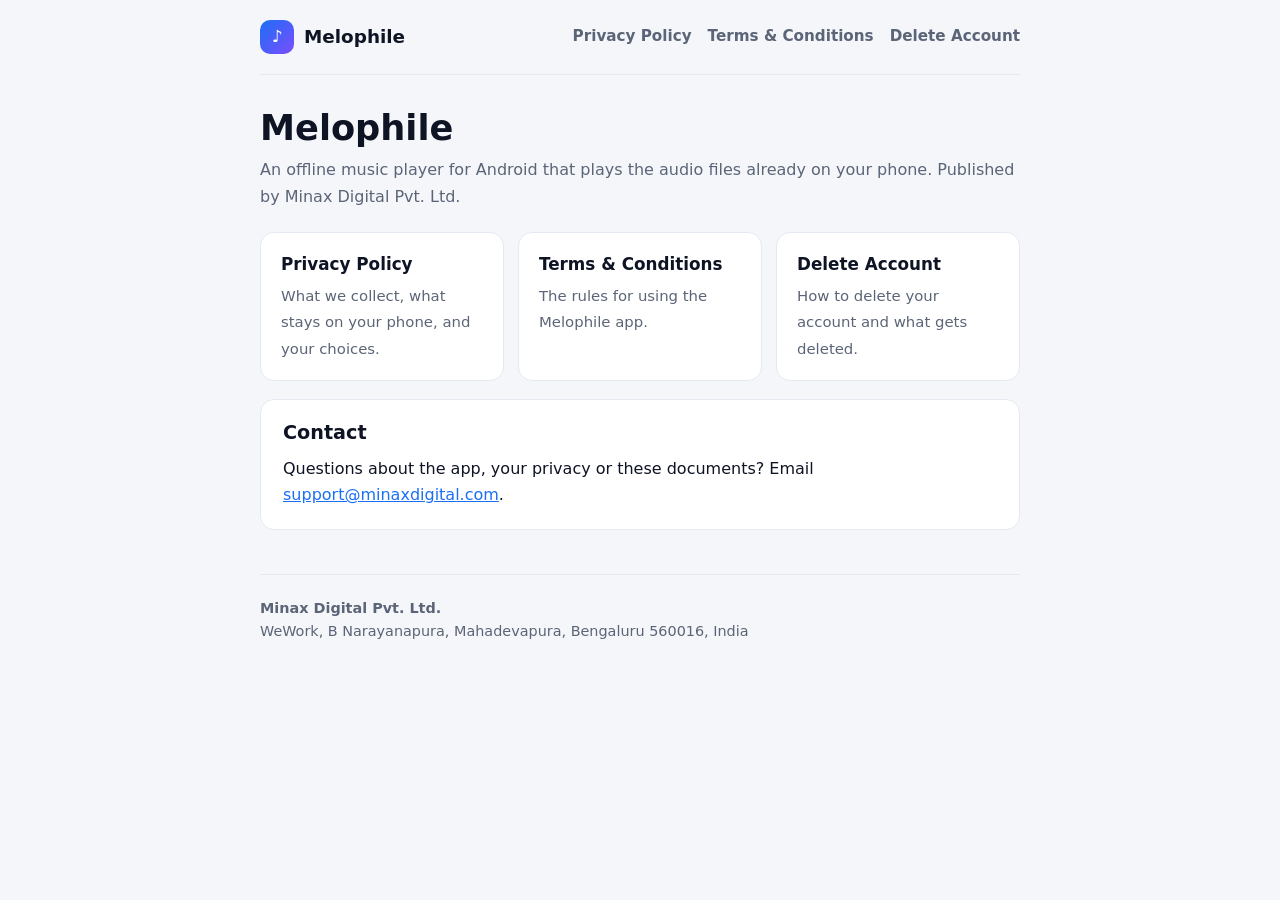
<file: index.html>
<!doctype html>
<html lang="en">
<head>
<meta charset="utf-8">
<meta name="viewport" content="width=device-width, initial-scale=1">
<title>Melophile · Legal</title>
<meta name="description" content="Privacy policy, terms and conditions, and account deletion for the Melophile music player by Minax Digital Pvt. Ltd.">
<link rel="stylesheet" href="styles.css">
</head>
<body>
<div class="wrap">
  <header class="site-header">
    <a class="brand" href="index.html"><span class="logo" aria-hidden="true">♪</span>Melophile</a>
    <nav aria-label="Legal pages">
      <a href="privacy-policy.html">Privacy Policy</a>
      <a href="terms-and-conditions.html">Terms &amp; Conditions</a>
      <a href="delete-account.html">Delete Account</a>
    </nav>
  </header>

  <main>
    <h1>Melophile</h1>
    <p class="lead">An offline music player for Android that plays the audio files already on your phone. Published by Minax Digital Pvt. Ltd.</p>

    <div class="links">
      <a class="link-card" href="privacy-policy.html">
        <strong>Privacy Policy</strong>
        <span>What we collect, what stays on your phone, and your choices.</span>
      </a>
      <a class="link-card" href="terms-and-conditions.html">
        <strong>Terms &amp; Conditions</strong>
        <span>The rules for using the Melophile app.</span>
      </a>
      <a class="link-card" href="delete-account.html">
        <strong>Delete Account</strong>
        <span>How to delete your account and what gets deleted.</span>
      </a>
    </div>

    <section class="card">
      <h2>Contact</h2>
      <p>Questions about the app, your privacy or these documents? Email <a href="mailto:support@minaxdigital.com">support@minaxdigital.com</a>.</p>
    </section>
  </main>

  <footer class="site-footer">
    <strong>Minax Digital Pvt. Ltd.</strong><br>
    WeWork, B Narayanapura, Mahadevapura, Bengaluru 560016, India
  </footer>
</div>
</body>
</html>
</file>
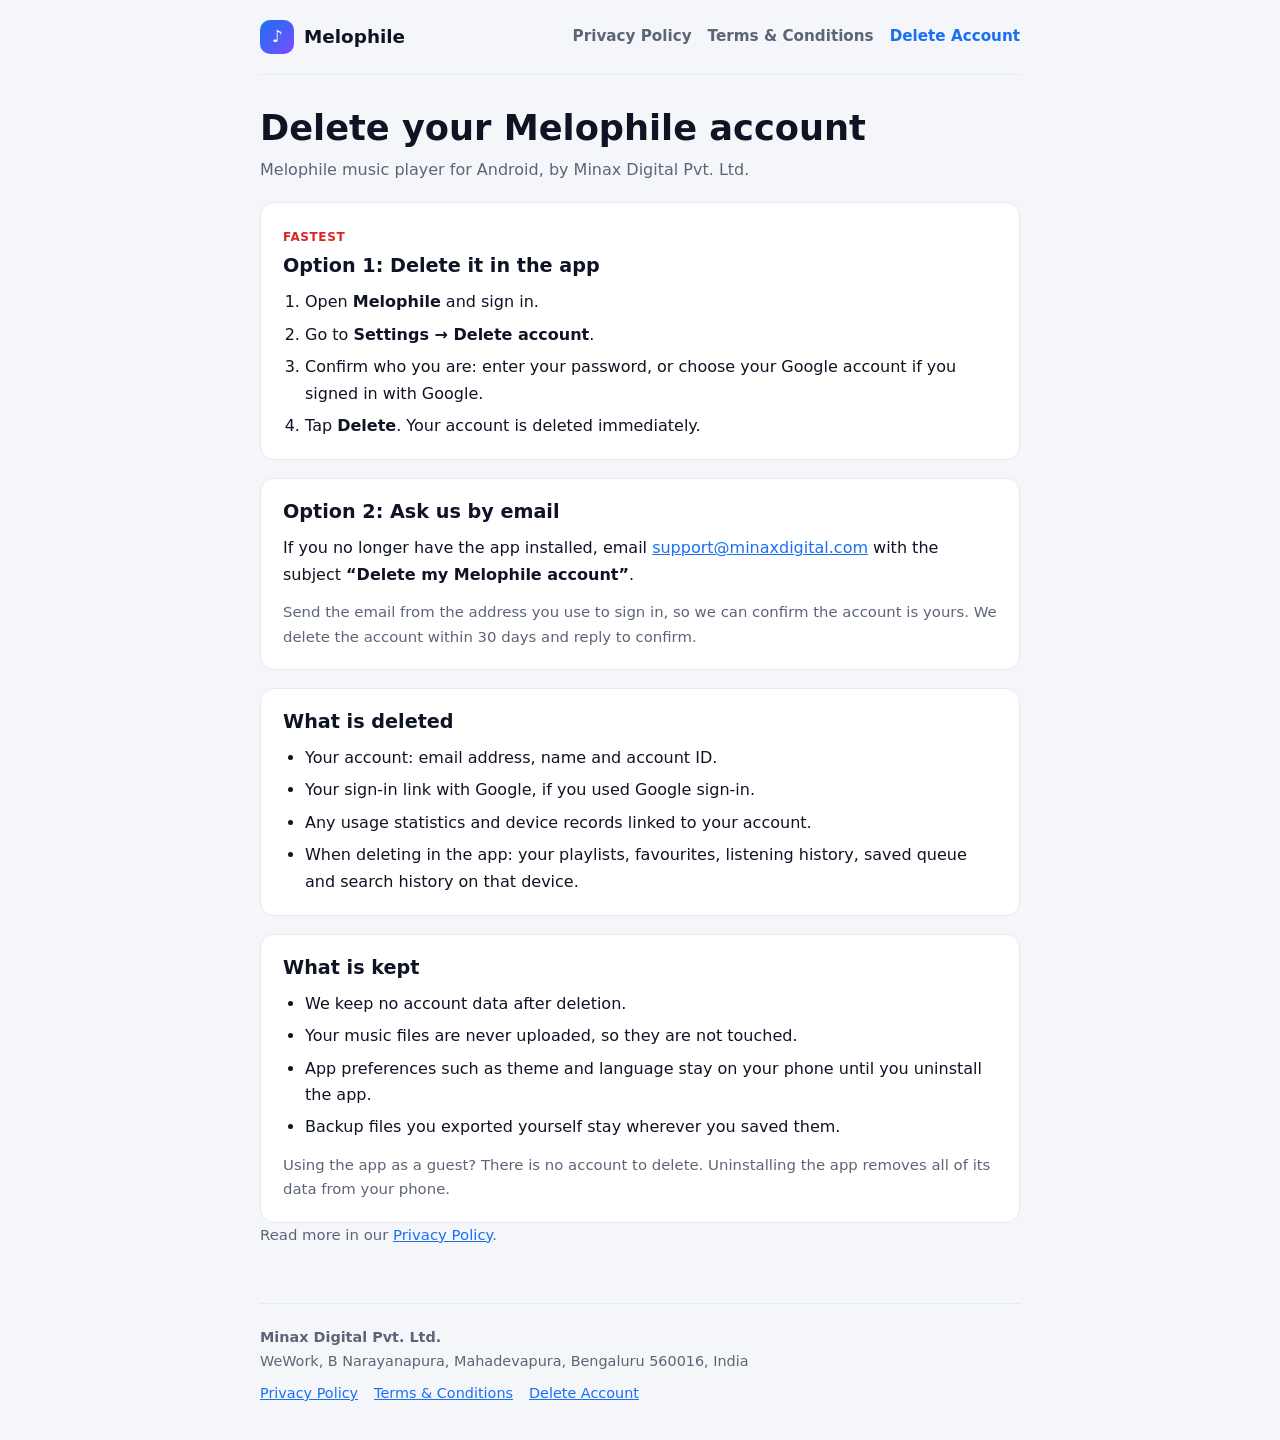
<file: delete-account.html>
<!doctype html>
<html lang="en">
<head>
<meta charset="utf-8">
<meta name="viewport" content="width=device-width, initial-scale=1">
<title>Delete your Melophile account</title>
<meta name="description" content="How to delete your Melophile account and what data is deleted.">
<link rel="stylesheet" href="styles.css">
</head>
<body>
<div class="wrap">
  <header class="site-header">
    <a class="brand" href="index.html"><span class="logo" aria-hidden="true">♪</span>Melophile</a>
    <nav aria-label="Legal pages">
      <a href="privacy-policy.html">Privacy Policy</a>
      <a href="terms-and-conditions.html">Terms &amp; Conditions</a>
      <a href="delete-account.html" aria-current="page">Delete Account</a>
    </nav>
  </header>

  <main>
    <h1>Delete your Melophile account</h1>
    <p class="lead">Melophile music player for Android, by Minax Digital Pvt. Ltd.</p>

    <section class="card">
      <span class="tag">Fastest</span>
      <h2>Option 1: Delete it in the app</h2>
      <ol>
        <li>Open <strong>Melophile</strong> and sign in.</li>
        <li>Go to <strong>Settings → Delete account</strong>.</li>
        <li>Confirm who you are: enter your password, or choose your Google account if you signed in with Google.</li>
        <li>Tap <strong>Delete</strong>. Your account is deleted immediately.</li>
      </ol>
    </section>

    <section class="card">
      <h2>Option 2: Ask us by email</h2>
      <p>If you no longer have the app installed, email
        <a href="mailto:support@minaxdigital.com?subject=Delete%20my%20Melophile%20account">support@minaxdigital.com</a>
        with the subject <strong>“Delete my Melophile account”</strong>.</p>
      <p class="note">Send the email from the address you use to sign in, so we can confirm the account is yours. We delete the account within 30 days and reply to confirm.</p>
    </section>

    <section class="card">
      <h2>What is deleted</h2>
      <ul>
        <li>Your account: email address, name and account ID.</li>
        <li>Your sign-in link with Google, if you used Google sign-in.</li>
        <li>Any usage statistics and device records linked to your account.</li>
        <li>When deleting in the app: your playlists, favourites, listening history, saved queue and search history on that device.</li>
      </ul>
    </section>

    <section class="card">
      <h2>What is kept</h2>
      <ul>
        <li>We keep no account data after deletion.</li>
        <li>Your music files are never uploaded, so they are not touched.</li>
        <li>App preferences such as theme and language stay on your phone until you uninstall the app.</li>
        <li>Backup files you exported yourself stay wherever you saved them.</li>
      </ul>
      <p class="note">Using the app as a guest? There is no account to delete. Uninstalling the app removes all of its data from your phone.</p>
    </section>

    <p class="note">Read more in our <a href="privacy-policy.html">Privacy Policy</a>.</p>
  </main>

  <footer class="site-footer">
    <strong>Minax Digital Pvt. Ltd.</strong><br>
    WeWork, B Narayanapura, Mahadevapura, Bengaluru 560016, India
    <nav aria-label="Footer">
      <a href="privacy-policy.html">Privacy Policy</a>
      <a href="terms-and-conditions.html">Terms &amp; Conditions</a>
      <a href="delete-account.html">Delete Account</a>
    </nav>
  </footer>
</div>
</body>
</html>
</file>
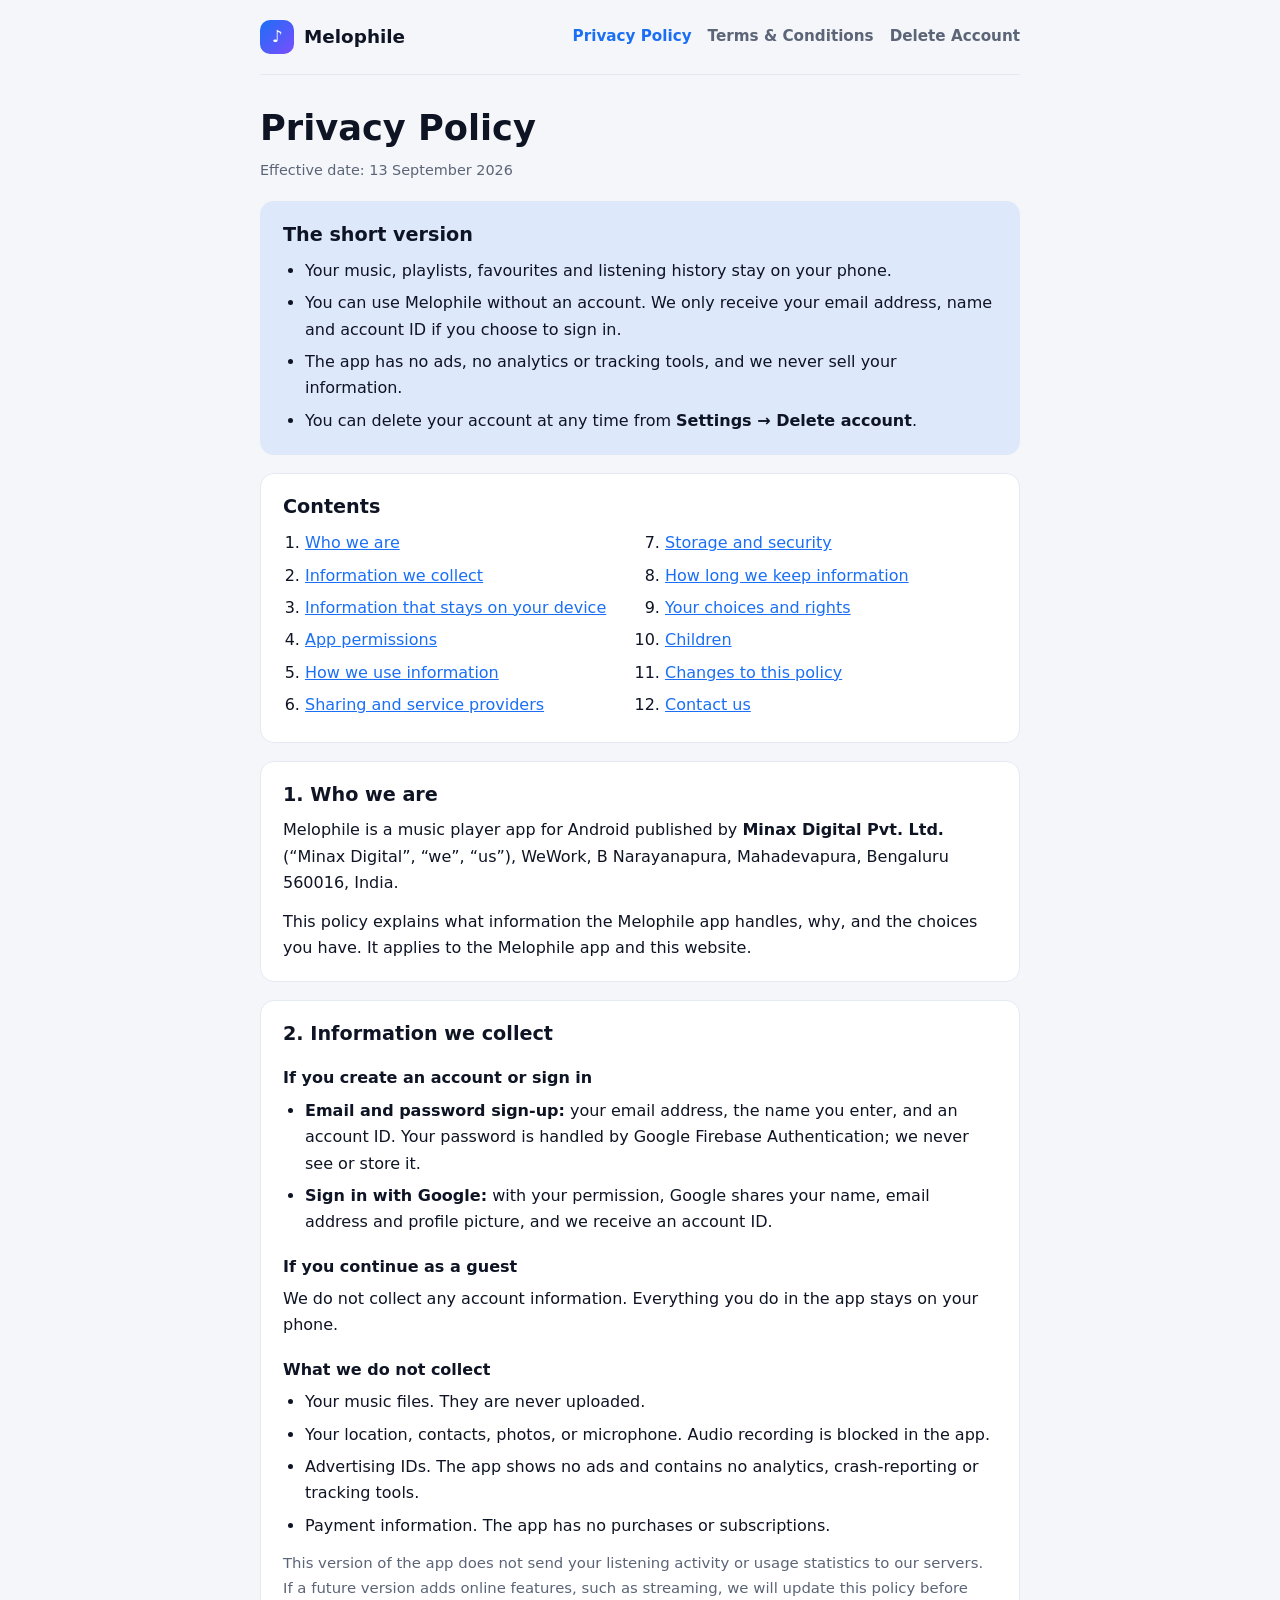
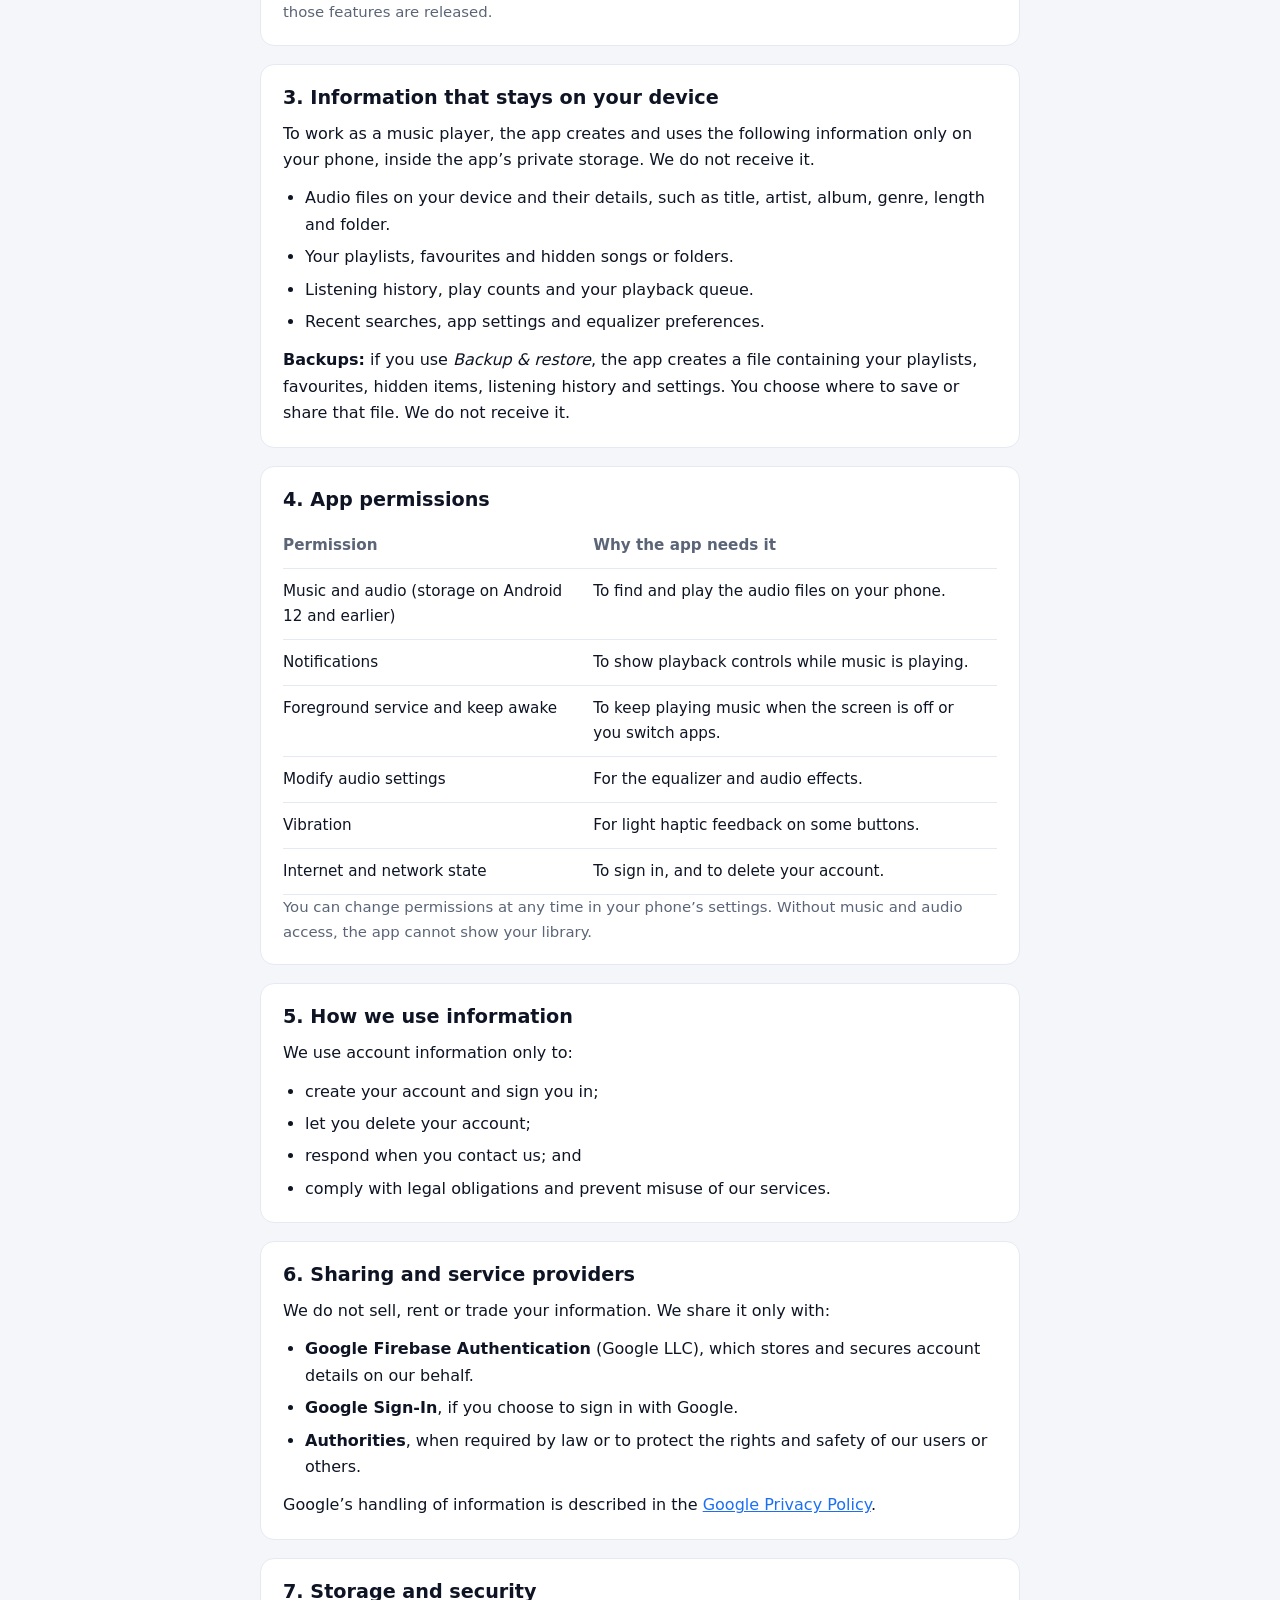
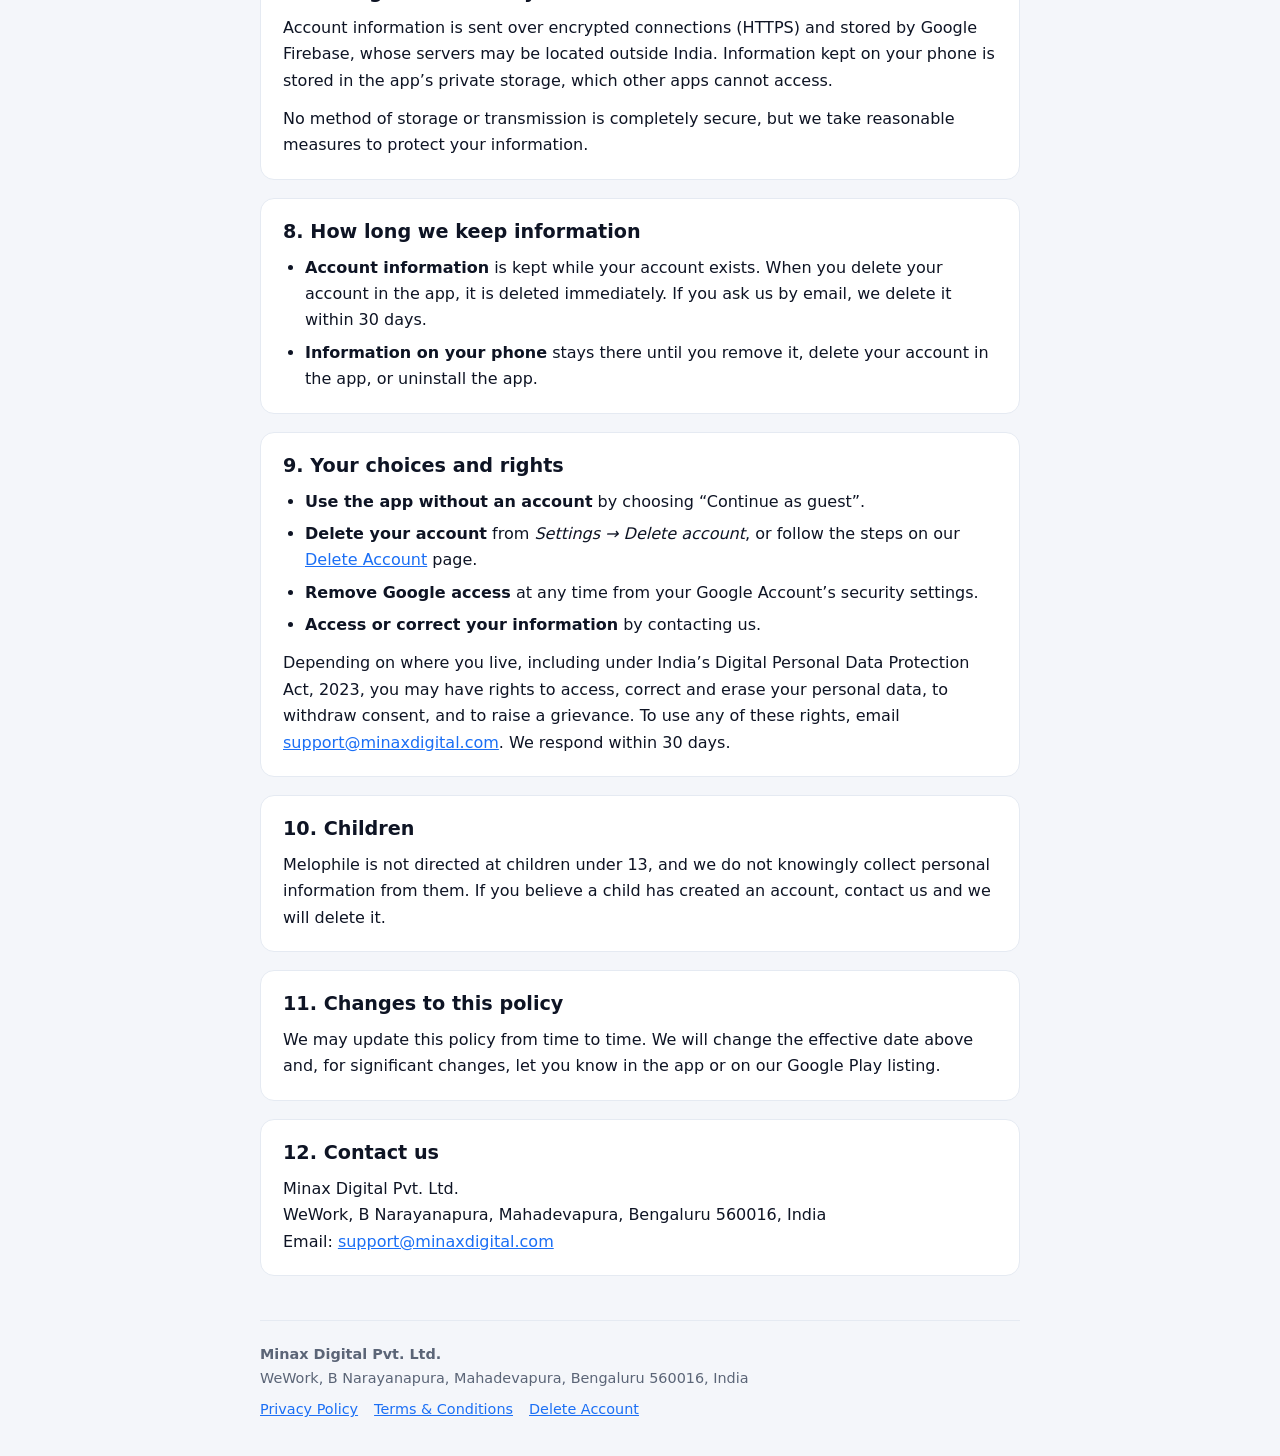
<file: privacy-policy.html>
<!doctype html>
<html lang="en">
<head>
<meta charset="utf-8">
<meta name="viewport" content="width=device-width, initial-scale=1">
<title>Privacy Policy · Melophile</title>
<meta name="description" content="How the Melophile music player by Minax Digital Pvt. Ltd. handles your information.">
<link rel="stylesheet" href="styles.css">
</head>
<body>
<div class="wrap">
  <header class="site-header">
    <a class="brand" href="index.html"><span class="logo" aria-hidden="true">♪</span>Melophile</a>
    <nav aria-label="Legal pages">
      <a href="privacy-policy.html" aria-current="page">Privacy Policy</a>
      <a href="terms-and-conditions.html">Terms &amp; Conditions</a>
      <a href="delete-account.html">Delete Account</a>
    </nav>
  </header>

  <main>
    <h1>Privacy Policy</h1>
    <p class="meta">Effective date: 13 September 2026</p>

    <section class="card highlight">
      <h2>The short version</h2>
      <ul>
        <li>Your music, playlists, favourites and listening history stay on your phone.</li>
        <li>You can use Melophile without an account. We only receive your email address, name and account ID if you choose to sign in.</li>
        <li>The app has no ads, no analytics or tracking tools, and we never sell your information.</li>
        <li>You can delete your account at any time from <strong>Settings → Delete account</strong>.</li>
      </ul>
    </section>

    <nav class="card toc" aria-label="Contents">
      <h2>Contents</h2>
      <ol>
        <li><a href="#who-we-are">Who we are</a></li>
        <li><a href="#information-we-collect">Information we collect</a></li>
        <li><a href="#on-your-device">Information that stays on your device</a></li>
        <li><a href="#permissions">App permissions</a></li>
        <li><a href="#how-we-use">How we use information</a></li>
        <li><a href="#sharing">Sharing and service providers</a></li>
        <li><a href="#security">Storage and security</a></li>
        <li><a href="#retention">How long we keep information</a></li>
        <li><a href="#your-rights">Your choices and rights</a></li>
        <li><a href="#children">Children</a></li>
        <li><a href="#changes">Changes to this policy</a></li>
        <li><a href="#contact">Contact us</a></li>
      </ol>
    </nav>

    <section class="card" id="who-we-are">
      <h2>1. Who we are</h2>
      <p>Melophile is a music player app for Android published by <strong>Minax Digital Pvt. Ltd.</strong> (“Minax Digital”, “we”, “us”), WeWork, B Narayanapura, Mahadevapura, Bengaluru 560016, India.</p>
      <p>This policy explains what information the Melophile app handles, why, and the choices you have. It applies to the Melophile app and this website.</p>
    </section>

    <section class="card" id="information-we-collect">
      <h2>2. Information we collect</h2>
      <h3>If you create an account or sign in</h3>
      <ul>
        <li><strong>Email and password sign-up:</strong> your email address, the name you enter, and an account ID. Your password is handled by Google Firebase Authentication; we never see or store it.</li>
        <li><strong>Sign in with Google:</strong> with your permission, Google shares your name, email address and profile picture, and we receive an account ID.</li>
      </ul>
      <h3>If you continue as a guest</h3>
      <p>We do not collect any account information. Everything you do in the app stays on your phone.</p>
      <h3>What we do not collect</h3>
      <ul>
        <li>Your music files. They are never uploaded.</li>
        <li>Your location, contacts, photos, or microphone. Audio recording is blocked in the app.</li>
        <li>Advertising IDs. The app shows no ads and contains no analytics, crash-reporting or tracking tools.</li>
        <li>Payment information. The app has no purchases or subscriptions.</li>
      </ul>
      <p class="note">This version of the app does not send your listening activity or usage statistics to our servers. If a future version adds online features, such as streaming, we will update this policy before those features are released.</p>
    </section>

    <section class="card" id="on-your-device">
      <h2>3. Information that stays on your device</h2>
      <p>To work as a music player, the app creates and uses the following information only on your phone, inside the app’s private storage. We do not receive it.</p>
      <ul>
        <li>Audio files on your device and their details, such as title, artist, album, genre, length and folder.</li>
        <li>Your playlists, favourites and hidden songs or folders.</li>
        <li>Listening history, play counts and your playback queue.</li>
        <li>Recent searches, app settings and equalizer preferences.</li>
      </ul>
      <p><strong>Backups:</strong> if you use <em>Backup &amp; restore</em>, the app creates a file containing your playlists, favourites, hidden items, listening history and settings. You choose where to save or share that file. We do not receive it.</p>
    </section>

    <section class="card" id="permissions">
      <h2>4. App permissions</h2>
      <div class="table-scroll">
        <table>
          <thead><tr><th scope="col">Permission</th><th scope="col">Why the app needs it</th></tr></thead>
          <tbody>
            <tr><td>Music and audio (storage on Android 12 and earlier)</td><td>To find and play the audio files on your phone.</td></tr>
            <tr><td>Notifications</td><td>To show playback controls while music is playing.</td></tr>
            <tr><td>Foreground service and keep awake</td><td>To keep playing music when the screen is off or you switch apps.</td></tr>
            <tr><td>Modify audio settings</td><td>For the equalizer and audio effects.</td></tr>
            <tr><td>Vibration</td><td>For light haptic feedback on some buttons.</td></tr>
            <tr><td>Internet and network state</td><td>To sign in, and to delete your account.</td></tr>
          </tbody>
        </table>
      </div>
      <p class="note">You can change permissions at any time in your phone’s settings. Without music and audio access, the app cannot show your library.</p>
    </section>

    <section class="card" id="how-we-use">
      <h2>5. How we use information</h2>
      <p>We use account information only to:</p>
      <ul>
        <li>create your account and sign you in;</li>
        <li>let you delete your account;</li>
        <li>respond when you contact us; and</li>
        <li>comply with legal obligations and prevent misuse of our services.</li>
      </ul>
    </section>

    <section class="card" id="sharing">
      <h2>6. Sharing and service providers</h2>
      <p>We do not sell, rent or trade your information. We share it only with:</p>
      <ul>
        <li><strong>Google Firebase Authentication</strong> (Google LLC), which stores and secures account details on our behalf.</li>
        <li><strong>Google Sign-In</strong>, if you choose to sign in with Google.</li>
        <li><strong>Authorities</strong>, when required by law or to protect the rights and safety of our users or others.</li>
      </ul>
      <p>Google’s handling of information is described in the <a href="https://policies.google.com/privacy" rel="noopener">Google Privacy Policy</a>.</p>
    </section>

    <section class="card" id="security">
      <h2>7. Storage and security</h2>
      <p>Account information is sent over encrypted connections (HTTPS) and stored by Google Firebase, whose servers may be located outside India. Information kept on your phone is stored in the app’s private storage, which other apps cannot access.</p>
      <p>No method of storage or transmission is completely secure, but we take reasonable measures to protect your information.</p>
    </section>

    <section class="card" id="retention">
      <h2>8. How long we keep information</h2>
      <ul>
        <li><strong>Account information</strong> is kept while your account exists. When you delete your account in the app, it is deleted immediately. If you ask us by email, we delete it within 30 days.</li>
        <li><strong>Information on your phone</strong> stays there until you remove it, delete your account in the app, or uninstall the app.</li>
      </ul>
    </section>

    <section class="card" id="your-rights">
      <h2>9. Your choices and rights</h2>
      <ul>
        <li><strong>Use the app without an account</strong> by choosing “Continue as guest”.</li>
        <li><strong>Delete your account</strong> from <em>Settings → Delete account</em>, or follow the steps on our <a href="delete-account.html">Delete Account</a> page.</li>
        <li><strong>Remove Google access</strong> at any time from your Google Account’s security settings.</li>
        <li><strong>Access or correct your information</strong> by contacting us.</li>
      </ul>
      <p>Depending on where you live, including under India’s Digital Personal Data Protection Act, 2023, you may have rights to access, correct and erase your personal data, to withdraw consent, and to raise a grievance. To use any of these rights, email <a href="mailto:support@minaxdigital.com">support@minaxdigital.com</a>. We respond within 30 days.</p>
    </section>

    <section class="card" id="children">
      <h2>10. Children</h2>
      <p>Melophile is not directed at children under 13, and we do not knowingly collect personal information from them. If you believe a child has created an account, contact us and we will delete it.</p>
    </section>

    <section class="card" id="changes">
      <h2>11. Changes to this policy</h2>
      <p>We may update this policy from time to time. We will change the effective date above and, for significant changes, let you know in the app or on our Google Play listing.</p>
    </section>

    <section class="card" id="contact">
      <h2>12. Contact us</h2>
      <p>Minax Digital Pvt. Ltd.<br>WeWork, B Narayanapura, Mahadevapura, Bengaluru 560016, India<br>Email: <a href="mailto:support@minaxdigital.com">support@minaxdigital.com</a></p>
    </section>
  </main>

  <footer class="site-footer">
    <strong>Minax Digital Pvt. Ltd.</strong><br>
    WeWork, B Narayanapura, Mahadevapura, Bengaluru 560016, India
    <nav aria-label="Footer">
      <a href="privacy-policy.html">Privacy Policy</a>
      <a href="terms-and-conditions.html">Terms &amp; Conditions</a>
      <a href="delete-account.html">Delete Account</a>
    </nav>
  </footer>
</div>
</body>
</html>
</file>
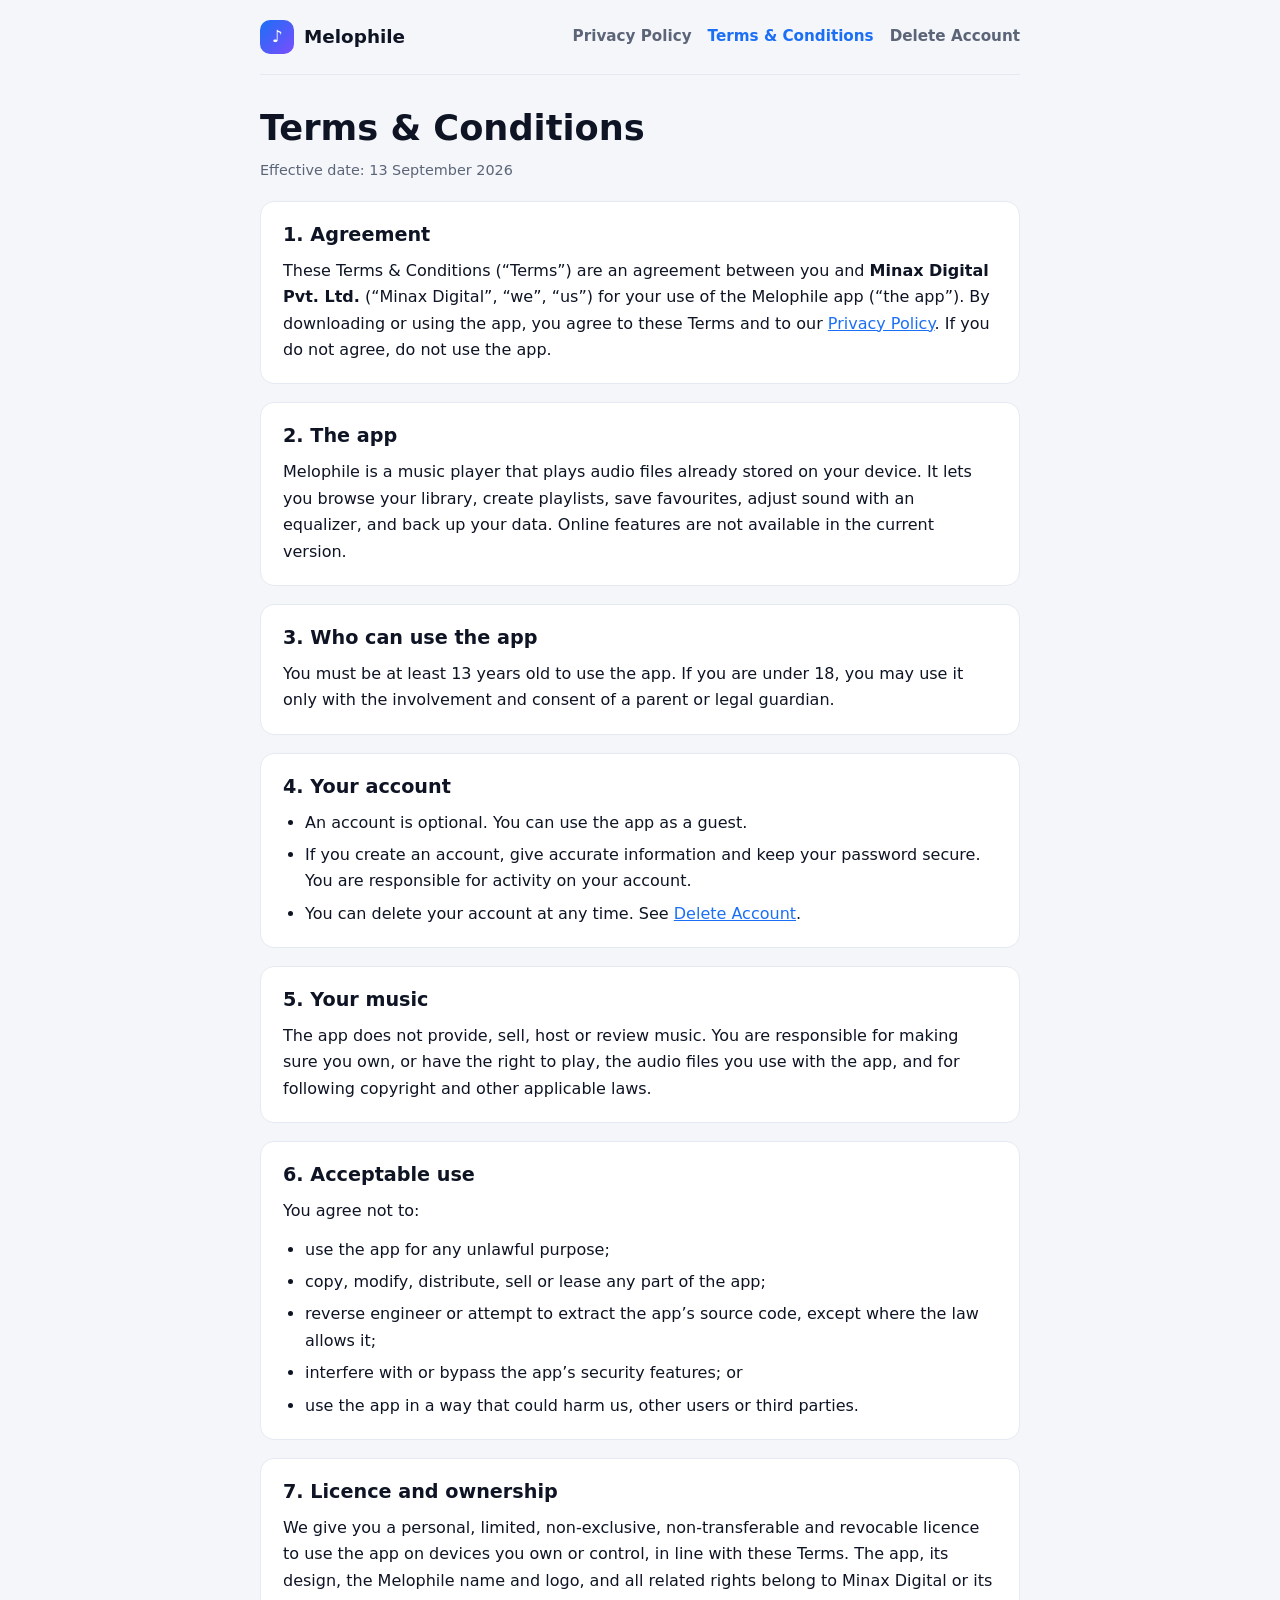
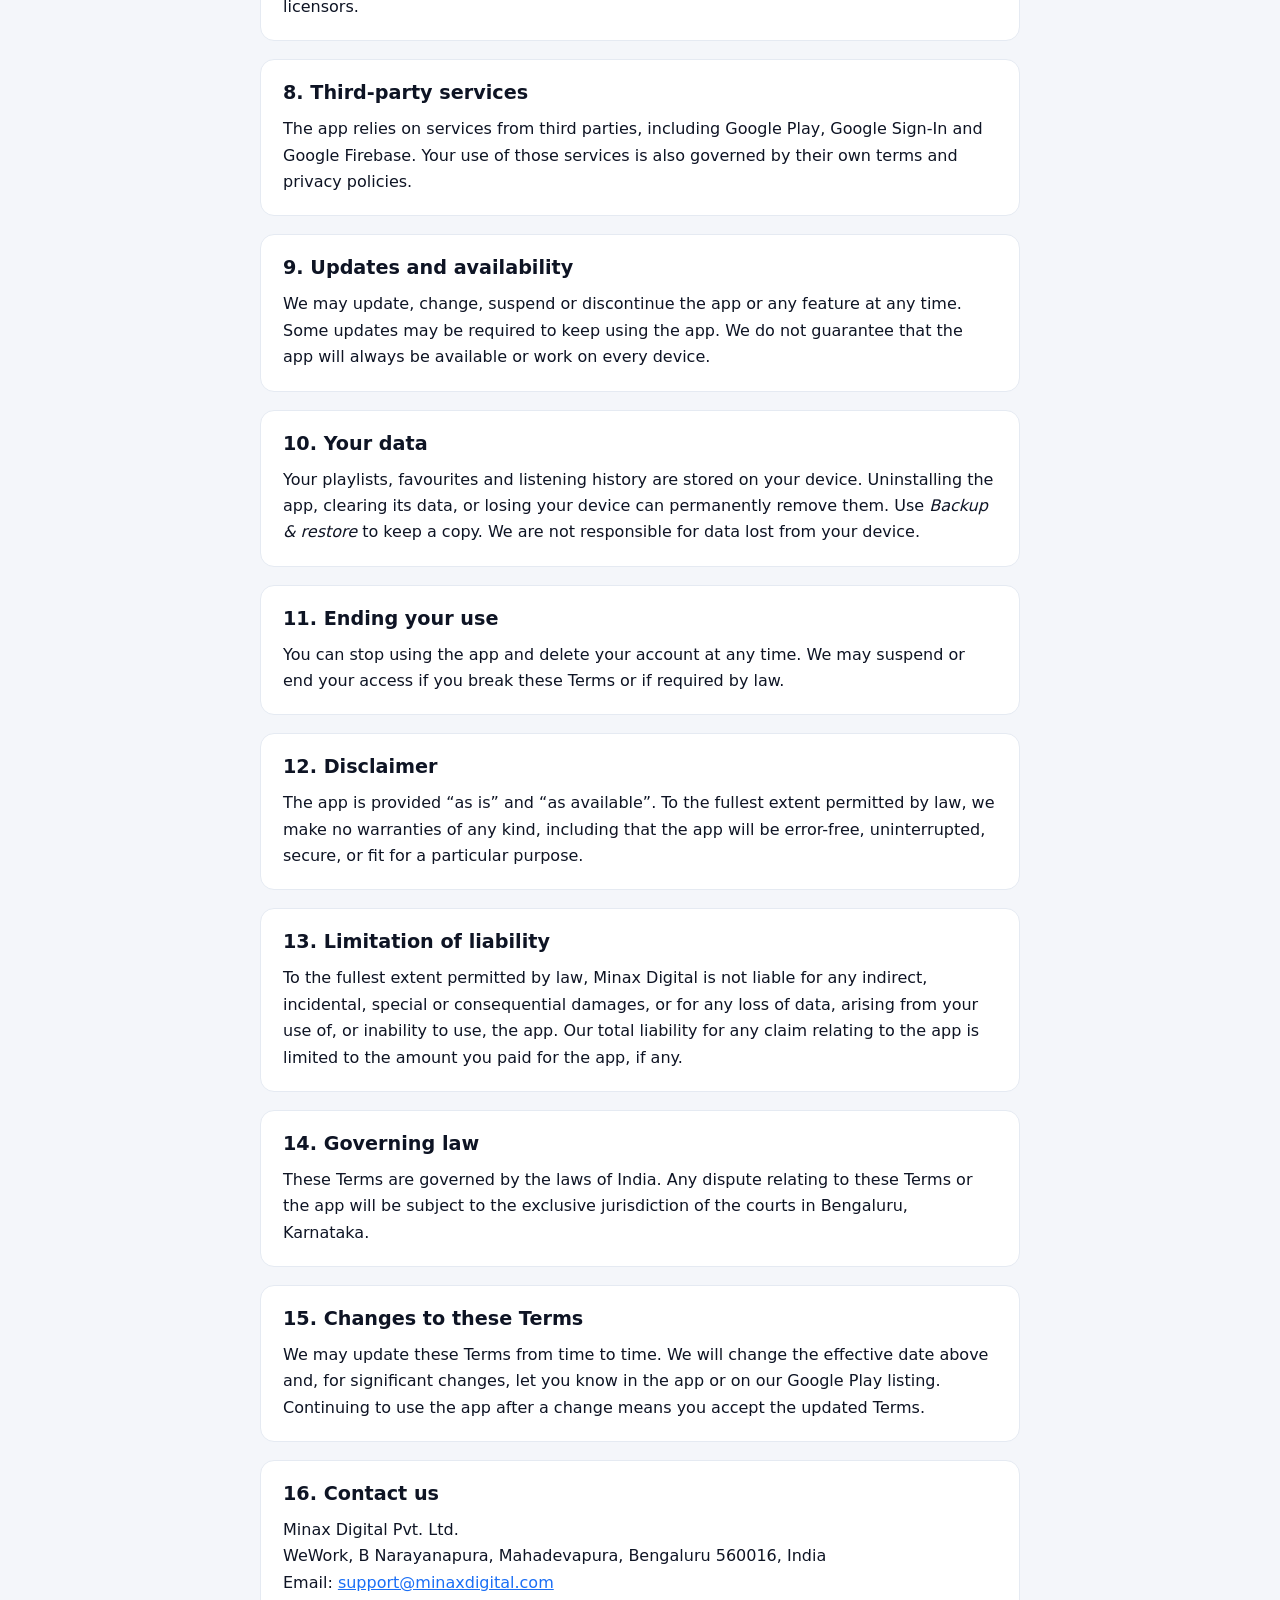
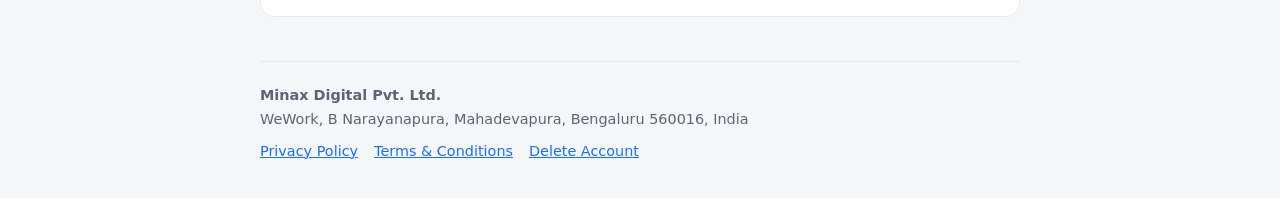
<file: terms-and-conditions.html>
<!doctype html>
<html lang="en">
<head>
<meta charset="utf-8">
<meta name="viewport" content="width=device-width, initial-scale=1">
<title>Terms &amp; Conditions · Melophile</title>
<meta name="description" content="Terms and conditions for using the Melophile music player by Minax Digital Pvt. Ltd.">
<link rel="stylesheet" href="styles.css">
</head>
<body>
<div class="wrap">
  <header class="site-header">
    <a class="brand" href="index.html"><span class="logo" aria-hidden="true">♪</span>Melophile</a>
    <nav aria-label="Legal pages">
      <a href="privacy-policy.html">Privacy Policy</a>
      <a href="terms-and-conditions.html" aria-current="page">Terms &amp; Conditions</a>
      <a href="delete-account.html">Delete Account</a>
    </nav>
  </header>

  <main>
    <h1>Terms &amp; Conditions</h1>
    <p class="meta">Effective date: 13 September 2026</p>

    <section class="card">
      <h2>1. Agreement</h2>
      <p>These Terms &amp; Conditions (“Terms”) are an agreement between you and <strong>Minax Digital Pvt. Ltd.</strong> (“Minax Digital”, “we”, “us”) for your use of the Melophile app (“the app”). By downloading or using the app, you agree to these Terms and to our <a href="privacy-policy.html">Privacy Policy</a>. If you do not agree, do not use the app.</p>
    </section>

    <section class="card">
      <h2>2. The app</h2>
      <p>Melophile is a music player that plays audio files already stored on your device. It lets you browse your library, create playlists, save favourites, adjust sound with an equalizer, and back up your data. Online features are not available in the current version.</p>
    </section>

    <section class="card">
      <h2>3. Who can use the app</h2>
      <p>You must be at least 13 years old to use the app. If you are under 18, you may use it only with the involvement and consent of a parent or legal guardian.</p>
    </section>

    <section class="card">
      <h2>4. Your account</h2>
      <ul>
        <li>An account is optional. You can use the app as a guest.</li>
        <li>If you create an account, give accurate information and keep your password secure. You are responsible for activity on your account.</li>
        <li>You can delete your account at any time. See <a href="delete-account.html">Delete Account</a>.</li>
      </ul>
    </section>

    <section class="card">
      <h2>5. Your music</h2>
      <p>The app does not provide, sell, host or review music. You are responsible for making sure you own, or have the right to play, the audio files you use with the app, and for following copyright and other applicable laws.</p>
    </section>

    <section class="card">
      <h2>6. Acceptable use</h2>
      <p>You agree not to:</p>
      <ul>
        <li>use the app for any unlawful purpose;</li>
        <li>copy, modify, distribute, sell or lease any part of the app;</li>
        <li>reverse engineer or attempt to extract the app’s source code, except where the law allows it;</li>
        <li>interfere with or bypass the app’s security features; or</li>
        <li>use the app in a way that could harm us, other users or third parties.</li>
      </ul>
    </section>

    <section class="card">
      <h2>7. Licence and ownership</h2>
      <p>We give you a personal, limited, non-exclusive, non-transferable and revocable licence to use the app on devices you own or control, in line with these Terms. The app, its design, the Melophile name and logo, and all related rights belong to Minax Digital or its licensors.</p>
    </section>

    <section class="card">
      <h2>8. Third-party services</h2>
      <p>The app relies on services from third parties, including Google Play, Google Sign-In and Google Firebase. Your use of those services is also governed by their own terms and privacy policies.</p>
    </section>

    <section class="card">
      <h2>9. Updates and availability</h2>
      <p>We may update, change, suspend or discontinue the app or any feature at any time. Some updates may be required to keep using the app. We do not guarantee that the app will always be available or work on every device.</p>
    </section>

    <section class="card">
      <h2>10. Your data</h2>
      <p>Your playlists, favourites and listening history are stored on your device. Uninstalling the app, clearing its data, or losing your device can permanently remove them. Use <em>Backup &amp; restore</em> to keep a copy. We are not responsible for data lost from your device.</p>
    </section>

    <section class="card">
      <h2>11. Ending your use</h2>
      <p>You can stop using the app and delete your account at any time. We may suspend or end your access if you break these Terms or if required by law.</p>
    </section>

    <section class="card">
      <h2>12. Disclaimer</h2>
      <p>The app is provided “as is” and “as available”. To the fullest extent permitted by law, we make no warranties of any kind, including that the app will be error-free, uninterrupted, secure, or fit for a particular purpose.</p>
    </section>

    <section class="card">
      <h2>13. Limitation of liability</h2>
      <p>To the fullest extent permitted by law, Minax Digital is not liable for any indirect, incidental, special or consequential damages, or for any loss of data, arising from your use of, or inability to use, the app. Our total liability for any claim relating to the app is limited to the amount you paid for the app, if any.</p>
    </section>

    <section class="card">
      <h2>14. Governing law</h2>
      <p>These Terms are governed by the laws of India. Any dispute relating to these Terms or the app will be subject to the exclusive jurisdiction of the courts in Bengaluru, Karnataka.</p>
    </section>

    <section class="card">
      <h2>15. Changes to these Terms</h2>
      <p>We may update these Terms from time to time. We will change the effective date above and, for significant changes, let you know in the app or on our Google Play listing. Continuing to use the app after a change means you accept the updated Terms.</p>
    </section>

    <section class="card">
      <h2>16. Contact us</h2>
      <p>Minax Digital Pvt. Ltd.<br>WeWork, B Narayanapura, Mahadevapura, Bengaluru 560016, India<br>Email: <a href="mailto:support@minaxdigital.com">support@minaxdigital.com</a></p>
    </section>
  </main>

  <footer class="site-footer">
    <strong>Minax Digital Pvt. Ltd.</strong><br>
    WeWork, B Narayanapura, Mahadevapura, Bengaluru 560016, India
    <nav aria-label="Footer">
      <a href="privacy-policy.html">Privacy Policy</a>
      <a href="terms-and-conditions.html">Terms &amp; Conditions</a>
      <a href="delete-account.html">Delete Account</a>
    </nav>
  </footer>
</div>
</body>
</html>
</file>
<file: styles.css>
:root {
  --bg: #f4f6fa;
  --card: #ffffff;
  --text: #0e1424;
  --muted: #5b6577;
  --line: #e5eaf2;
  --accent: #1b6ff5;
  --accent-soft: rgba(27, 111, 245, 0.1);
  --danger: #dc2626;
  --radius: 14px;
}

@media (prefers-color-scheme: dark) {
  :root {
    --bg: #0b0f1a;
    --card: #141a29;
    --text: #eef2f8;
    --muted: #a3adbf;
    --line: #252d40;
    --accent: #5b9bff;
    --accent-soft: rgba(91, 155, 255, 0.14);
    --danger: #f87171;
  }
}

* { box-sizing: border-box; }

body {
  margin: 0;
  background: var(--bg);
  color: var(--text);
  font: 16px/1.65 system-ui, -apple-system, "Segoe UI", Roboto, "Helvetica Neue", Arial, sans-serif;
  padding: 0 16px;
}

a { color: var(--accent); }

.wrap { max-width: 760px; margin: 0 auto; }

.site-header {
  display: flex;
  flex-wrap: wrap;
  align-items: center;
  justify-content: space-between;
  gap: 10px 20px;
  padding: 20px 0;
  border-bottom: 1px solid var(--line);
}

.brand {
  display: inline-flex;
  align-items: center;
  gap: 10px;
  color: var(--text);
  font-weight: 800;
  font-size: 1.15rem;
  text-decoration: none;
}

.logo {
  display: inline-grid;
  place-items: center;
  width: 34px;
  height: 34px;
  border-radius: 10px;
  background: linear-gradient(135deg, #1b6ff5, #7c4dff);
  color: #fff;
  font-size: 1.05rem;
}

.site-header nav { display: flex; flex-wrap: wrap; gap: 4px 16px; }

.site-header nav a {
  color: var(--muted);
  text-decoration: none;
  font-weight: 600;
  font-size: 0.95rem;
}

.site-header nav a:hover,
.site-header nav a[aria-current="page"] { color: var(--accent); }

main { padding: 32px 0 8px; }

h1 { font-size: clamp(1.7rem, 5vw, 2.2rem); line-height: 1.2; margin: 0; }
h2 { font-size: 1.2rem; line-height: 1.35; margin: 0 0 10px; }
h3 { font-size: 1rem; margin: 18px 0 6px; }

.lead { color: var(--muted); margin: 8px 0 0; }
.meta { color: var(--muted); font-size: 0.9rem; margin: 10px 0 0; }

.card {
  background: var(--card);
  border: 1px solid var(--line);
  border-radius: var(--radius);
  padding: 20px 22px;
  margin-top: 18px;
}

.card > :last-child { margin-bottom: 0; }

.highlight { background: var(--accent-soft); border-color: transparent; }

ul, ol { margin: 0 0 12px; padding-left: 22px; }
li + li { margin-top: 6px; }
p { margin: 0 0 12px; }

.note { color: var(--muted); font-size: 0.93rem; }

.tag {
  display: inline-block;
  font-size: 0.75rem;
  font-weight: 700;
  letter-spacing: 0.05em;
  text-transform: uppercase;
  color: var(--danger);
  margin-bottom: 6px;
}

.table-scroll { overflow-x: auto; }

table { width: 100%; border-collapse: collapse; font-size: 0.95rem; }
th, td { text-align: left; vertical-align: top; padding: 10px 12px 10px 0; border-bottom: 1px solid var(--line); }
th { color: var(--muted); font-weight: 600; white-space: nowrap; }

.toc ol { columns: 2; column-gap: 28px; margin: 0; }
.toc li { break-inside: avoid; }

.links { display: grid; grid-template-columns: repeat(auto-fit, minmax(210px, 1fr)); gap: 14px; margin-top: 22px; }

.link-card {
  display: block;
  background: var(--card);
  border: 1px solid var(--line);
  border-radius: var(--radius);
  padding: 18px 20px;
  color: var(--text);
  text-decoration: none;
}

.link-card:hover { border-color: var(--accent); }
.link-card strong { display: block; font-size: 1.05rem; margin-bottom: 4px; }
.link-card span { color: var(--muted); font-size: 0.93rem; }

.site-footer {
  margin-top: 36px;
  padding: 22px 0 34px;
  border-top: 1px solid var(--line);
  color: var(--muted);
  font-size: 0.9rem;
}

.site-footer nav { display: flex; flex-wrap: wrap; gap: 4px 16px; margin-top: 8px; }

@media (max-width: 560px) {
  .toc ol { columns: 1; }
  .card { padding: 18px; }
}
</file>
